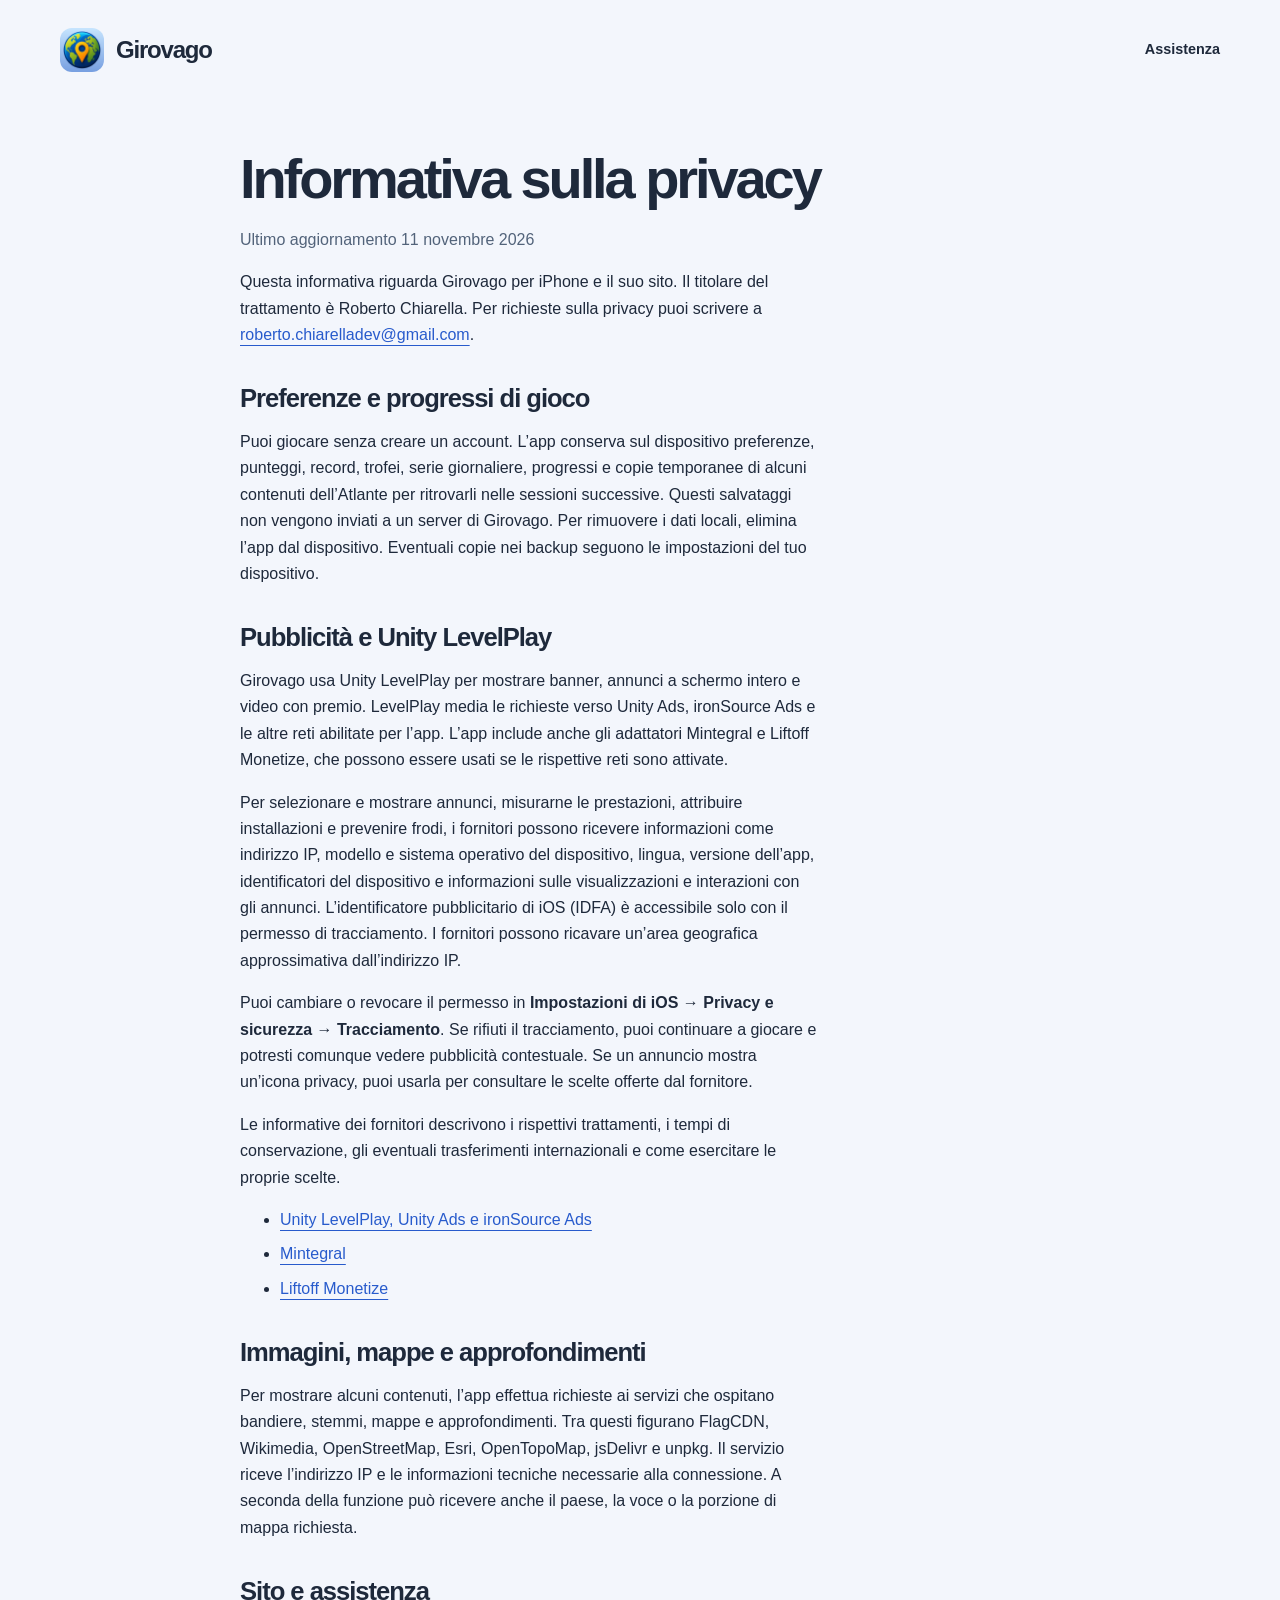
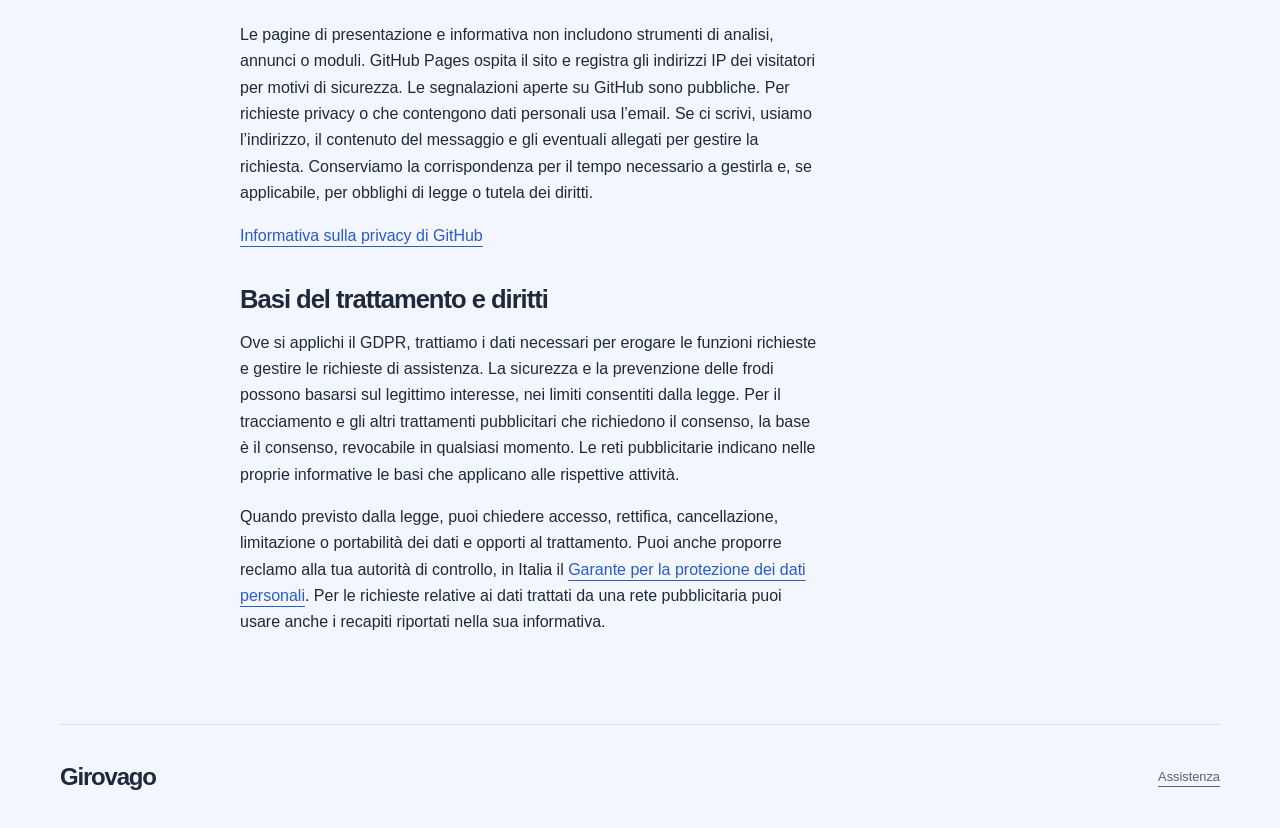
<file: privacy/index.html>
<!doctype html>
<html lang="it">
<head>
  <meta charset="utf-8">
  <meta name="viewport" content="width=device-width, initial-scale=1">
  <meta name="description" content="Informativa sulla privacy dell’app Girovago per iPhone e del suo sito.">
  <title>Informativa sulla privacy · Girovago</title>
  <link rel="icon" href="../assets/icona.png">
  <link rel="stylesheet" href="../stile.css">
</head>
<body>
  <a class="salta" href="#contenuto">Vai al contenuto</a>
  <header class="testata cornice">
    <a class="marchio" href="../"><img src="../assets/icona.png" width="44" height="44" alt="">Girovago</a>
    <nav aria-label="Principale"><a href="../#assistenza">Assistenza</a></nav>
  </header>
  <main id="contenuto" class="cornice informativa">
    <h1>Informativa sulla privacy</h1>
    <p class="secondario">Ultimo aggiornamento <time datetime="2026-11-11">11 novembre 2026</time></p>
    <p>Questa informativa riguarda Girovago per iPhone e il suo sito. Il titolare del trattamento è Roberto Chiarella. Per richieste sulla privacy puoi scrivere a <a href="mailto:roberto.chiarelladev@gmail.com">roberto.chiarelladev@gmail.com</a>.</p>

    <h2>Preferenze e progressi di gioco</h2>
    <p>Puoi giocare senza creare un account. L’app conserva sul dispositivo preferenze, punteggi, record, trofei, serie giornaliere, progressi e copie temporanee di alcuni contenuti dell’Atlante per ritrovarli nelle sessioni successive. Questi salvataggi non vengono inviati a un server di Girovago. Per rimuovere i dati locali, elimina l’app dal dispositivo. Eventuali copie nei backup seguono le impostazioni del tuo dispositivo.</p>

    <h2>Pubblicità e Unity LevelPlay</h2>
    <p>Girovago usa Unity LevelPlay per mostrare banner, annunci a schermo intero e video con premio. LevelPlay media le richieste verso Unity Ads, ironSource Ads e le altre reti abilitate per l’app. L’app include anche gli adattatori Mintegral e Liftoff Monetize, che possono essere usati se le rispettive reti sono attivate.</p>
    <p>Per selezionare e mostrare annunci, misurarne le prestazioni, attribuire installazioni e prevenire frodi, i fornitori possono ricevere informazioni come indirizzo IP, modello e sistema operativo del dispositivo, lingua, versione dell’app, identificatori del dispositivo e informazioni sulle visualizzazioni e interazioni con gli annunci. L’identificatore pubblicitario di iOS (IDFA) è accessibile solo con il permesso di tracciamento. I fornitori possono ricavare un’area geografica approssimativa dall’indirizzo IP.</p>
    <p>Puoi cambiare o revocare il permesso in <strong>Impostazioni di iOS → Privacy e sicurezza → Tracciamento</strong>. Se rifiuti il tracciamento, puoi continuare a giocare e potresti comunque vedere pubblicità contestuale. Se un annuncio mostra un’icona privacy, puoi usarla per consultare le scelte offerte dal fornitore.</p>
    <p>Le informative dei fornitori descrivono i rispettivi trattamenti, i tempi di conservazione, gli eventuali trasferimenti internazionali e come esercitare le proprie scelte.</p>
    <ul>
      <li><a href="https://unity.com/legal/game-player-and-app-user-privacy-policy">Unity LevelPlay, Unity Ads e ironSource Ads</a></li>
      <li><a href="https://www.mintegral.com/en/privacy">Mintegral</a></li>
      <li><a href="https://liftoff.io/privacy-policy/">Liftoff Monetize</a></li>
    </ul>

    <h2>Immagini, mappe e approfondimenti</h2>
    <p>Per mostrare alcuni contenuti, l’app effettua richieste ai servizi che ospitano bandiere, stemmi, mappe e approfondimenti. Tra questi figurano FlagCDN, Wikimedia, OpenStreetMap, Esri, OpenTopoMap, jsDelivr e unpkg. Il servizio riceve l’indirizzo IP e le informazioni tecniche necessarie alla connessione. A seconda della funzione può ricevere anche il paese, la voce o la porzione di mappa richiesta.</p>

    <h2>Sito e assistenza</h2>
    <p>Le pagine di presentazione e informativa non includono strumenti di analisi, annunci o moduli. GitHub Pages ospita il sito e registra gli indirizzi IP dei visitatori per motivi di sicurezza. Le segnalazioni aperte su GitHub sono pubbliche. Per richieste privacy o che contengono dati personali usa l’email. Se ci scrivi, usiamo l’indirizzo, il contenuto del messaggio e gli eventuali allegati per gestire la richiesta. Conserviamo la corrispondenza per il tempo necessario a gestirla e, se applicabile, per obblighi di legge o tutela dei diritti.</p>
    <p><a href="https://docs.github.com/en/site-policy/privacy-policies/github-general-privacy-statement">Informativa sulla privacy di GitHub</a></p>

    <h2>Basi del trattamento e diritti</h2>
    <p>Ove si applichi il GDPR, trattiamo i dati necessari per erogare le funzioni richieste e gestire le richieste di assistenza. La sicurezza e la prevenzione delle frodi possono basarsi sul legittimo interesse, nei limiti consentiti dalla legge. Per il tracciamento e gli altri trattamenti pubblicitari che richiedono il consenso, la base è il consenso, revocabile in qualsiasi momento. Le reti pubblicitarie indicano nelle proprie informative le basi che applicano alle rispettive attività.</p>
    <p>Quando previsto dalla legge, puoi chiedere accesso, rettifica, cancellazione, limitazione o portabilità dei dati e opporti al trattamento. Puoi anche proporre reclamo alla tua autorità di controllo, in Italia il <a href="https://www.garanteprivacy.it/">Garante per la protezione dei dati personali</a>. Per le richieste relative ai dati trattati da una rete pubblicitaria puoi usare anche i recapiti riportati nella sua informativa.</p>
  </main>
  <footer class="cornice"><a class="marchio" href="../">Girovago</a><a href="../#assistenza">Assistenza</a></footer>
</body>
</html>
</file>
<file: stile.css>
:root{color-scheme:light dark;--bg:#F3F6FC;--card:#fff;--text:#1e293b;--muted:#52637a;--blue:#285bcc;--line:#d4deed;--tint:#e5edf9;--teal:#087a70;--gold:#86500b;--shadow:#c7d5eb;--display:'Avenir Next Rounded Pro','Trebuchet MS',sans-serif}*{box-sizing:border-box}html{scroll-behavior:smooth;scroll-padding-top:24px}body{margin:0;background:var(--bg);color:var(--text);font-family:'Avenir Next','Trebuchet MS',sans-serif;line-height:1.65}a{color:var(--blue);text-underline-offset:5px}a:hover{text-decoration-thickness:2px}button,summary{cursor:pointer;font:inherit}a:focus-visible,button:focus-visible,summary:focus-visible{outline:3px solid var(--blue);outline-offset:6px;border-radius:4px}img{max-width:100%;height:auto;display:block}h1,h2,h3,p,figure{margin:0}h1,h2,h3{font-family:var(--display);line-height:1.12;text-wrap:balance}h1{font-size:clamp(2.7rem,5.2vw,4.7rem);font-weight:850;letter-spacing:-.055em}h1 em{font-style:normal;color:var(--blue)}h2{font-size:clamp(2rem,3.5vw,3.2rem);letter-spacing:-.04em}h3{font-size:1.25rem;letter-spacing:-.02em}p{max-width:65ch}.cornice{width:min(1160px,calc(100% - 64px));margin-inline:auto}.testata{display:flex;align-items:center;gap:32px;min-height:100px;position:relative;z-index:5}.marchio{display:inline-flex;align-items:center;gap:12px;color:var(--text);font-size:1.5rem;font-weight:850;text-decoration:none;letter-spacing:-.05em}.marchio img{border-radius:12px}.testata>nav{display:flex;gap:28px;margin-left:auto;font-size:.9rem;font-weight:650}.testata nav a{color:var(--text);text-decoration:none}.languages{position:relative;font-size:.9rem}.languages summary{border:1px solid var(--line);border-radius:30px;padding:8px 16px;list-style:none}.languages summary::-webkit-details-marker{display:none}.languages nav{position:absolute;right:0;top:50px;padding:12px;min-width:160px;background:var(--card);border:1px solid var(--line);border-radius:16px;box-shadow:0 10px 30px #0002;display:grid;gap:4px}.languages nav a{padding:5px 12px}.languages a[aria-current]{background:var(--tint);border-radius:8px}.salta{position:fixed;top:-100px;left:20px;z-index:30;background:var(--card);padding:12px 20px}.salta:focus{top:12px}.hero{display:grid;grid-template-columns:1.12fr 1fr;align-items:center;gap:18px;padding-block:64px 88px}.eyebrow{color:var(--blue);font-size:.72rem;letter-spacing:.15em;font-weight:800;text-transform:uppercase;margin-bottom:24px}.intro{font-size:1.12rem;color:var(--muted);margin:26px 0;max-width:46ch}.download{display:flex;flex-direction:column;align-items:flex-start;gap:4px}.store{display:block;margin:14px;min-height:56px;color:var(--text)}.store img{width:auto;min-width:170px;height:56px;max-width:230px}.store-text{font-size:.88rem;font-weight:700;margin-left:14px}.platform{font-size:.8rem;color:var(--muted);margin-top:12px;margin-left:14px}.hero-art{position:relative;min-height:470px;display:grid;place-items:center}.orbit{position:absolute;width:95%;aspect-ratio:1;border:1px dashed #7696ca;border-radius:50%;background:radial-gradient(circle,var(--card) 0%,var(--tint) 70%);transform:rotate(-12deg)}.orbit:before{content:'';position:absolute;inset:22px;border:1px solid var(--line);border-radius:50%}.giro{position:relative;width:92%;z-index:1;animation:breathe 4s ease-in-out infinite;filter:drop-shadow(0 22px 12px #142e5020)}.floating{position:absolute;z-index:2;filter:drop-shadow(0 10px 8px #142e5020)}.souvenir-one{top:0;right:-8px;transform:rotate(13deg);width:125px}.souvenir-two{left:-15px;bottom:30px;transform:rotate(-12deg);width:140px}.travel-note{position:absolute;z-index:3;bottom:0;right:0;transform:rotate(-5deg);background:var(--card);border:1px solid var(--line);box-shadow:0 5px 0 var(--shadow);padding:12px 20px;border-radius:6px;font-size:.85rem;font-weight:700}.journey-strip{display:flex;align-items:center;justify-content:center;gap:clamp(24px,7vw,100px);padding:19px 20px;border-block:1px solid var(--line);font-size:.7rem;font-weight:800;letter-spacing:.15em;color:var(--muted);background:var(--card)}.section{padding-block:88px}.section-heading{max-width:740px;margin-bottom:40px}.section-heading .eyebrow{margin-bottom:16px}.section-heading>p:last-child{color:var(--muted);margin-top:22px;font-size:1.05rem}.modes{display:grid;grid-template-columns:repeat(3,1fr);gap:20px}.mode{background:var(--card);border:1px solid var(--line);border-bottom:5px solid var(--mode,var(--blue));border-radius:22px;padding:28px;position:relative}.number{font-family:Georgia,serif;font-size:2.6rem;line-height:1;color:var(--mode,var(--blue));display:block;margin-bottom:24px}.mode h3{margin-bottom:13px}.mode p{color:var(--muted);font-size:.95rem}.mode-1{--mode:#7542c2}.mode-2{--mode:#a45212}.mode-3{--mode:#ad3d70}.mode-4{--mode:#4651b8}.mode-5{--mode:#087a70}.collection{background:var(--tint);border-block:1px solid var(--line)}.souvenirs{display:grid;grid-template-columns:repeat(4,1fr);gap:22px}.souvenir{min-width:0}.souvenir-art{background:var(--card);border-radius:22px;padding:16px;aspect-ratio:1;display:grid;place-items:center;border:1px solid var(--line)}.souvenir img{width:100%;height:100%;object-fit:contain;transition:transform .25s}.souvenir:hover img{transform:translateY(-6px) rotate(-4deg)}.souvenir figcaption{padding:14px 4px 8px}.souvenir h3{font-size:1rem;margin-top:8px;line-height:1.4}.rarity{display:inline-block;font-size:.65rem;font-weight:800;letter-spacing:.06em;text-transform:uppercase;border:1px solid currentColor;padding:2px 9px;border-radius:30px;color:var(--muted)}.rarity-1{color:#7542c2}.rarity-2{color:var(--gold)}.daily{display:grid;grid-template-columns:230px 1fr;gap:56px;background:var(--card);border:1px solid var(--line);border-radius:28px;padding:48px;box-shadow:0 7px 0 var(--shadow)}.daily-number{display:flex;flex-direction:column;justify-content:center;align-items:center;font-size:6.5rem;font-weight:900;color:var(--blue);line-height:1;border-right:1px dashed var(--line)}.daily-number span{font-size:.8rem;letter-spacing:.35em;margin-top:16px}.daily p{color:var(--muted);margin-top:22px}.daily-tags{list-style:none;display:flex;flex-wrap:wrap;gap:8px;padding:0;margin:24px 0 0}.daily-tags li{padding:6px 12px;border-radius:30px;background:var(--tint);font-size:.75rem;font-weight:650}.screens{display:grid;grid-template-columns:repeat(4,1fr);gap:28px}.screens img{border-radius:24px;border:1px solid var(--line);box-shadow:0 12px 24px #15284312;width:100%}.screens figcaption{font-size:.8rem;color:var(--muted);margin-top:18px;text-align:center}.screens-note{font-size:.8rem;color:var(--muted);margin:30px auto 0;text-align:center}.final{background:var(--blue);color:#fff;text-align:center}.final h2{font-size:clamp(2.7rem,5vw,4.5rem)}.final p{margin:16px auto 24px;font-size:1.15rem}.final .download{align-items:center}.final .store-text{color:#fff;margin-left:0}.support{max-width:850px}.support h2{font-size:2rem}.support p{color:var(--muted);margin-top:20px}.support-links{display:flex;gap:24px;flex-wrap:wrap;margin-top:22px;font-size:.9rem}.support-links a{overflow-wrap:anywhere}footer{padding-block:32px;border-top:1px solid var(--line);display:flex;align-items:center;justify-content:space-between;gap:24px;font-size:.8rem}footer nav{display:flex;flex-wrap:wrap;gap:14px}footer a{color:var(--muted)}footer a[aria-current]{font-weight:bold;color:var(--text)}.language-suggestion{position:relative;margin:0 auto;padding:16px 56px 16px 24px;max-width:650px;background:var(--card);border:1px solid var(--blue);border-radius:16px;z-index:4}.language-suggestion a{font-weight:700}.language-suggestion button{position:absolute;right:12px;top:10px;width:36px;height:36px;border:0;border-radius:50%;background:var(--tint);color:var(--text)}[hidden]{display:none!important}body:has(.documento) main,.documento{max-width:800px;margin-inline:auto;padding:48px 0}.documento h1{font-size:3rem}.documento h2{font-size:1.65rem;margin:36px 0 14px}.documento p{margin-block:16px}.documento ul{padding-left:24px}
@keyframes breathe{0%,100%{transform:translateY(0) scale(1)}50%{transform:translateY(-8px) scale(1.015)}}
@media(prefers-color-scheme:dark){:root{--bg:#101827;--card:#1a2638;--text:#f0efff;--muted:#b5bfd1;--blue:#a1bfff;--line:#34445c;--tint:#202e45;--gold:#f2c46e;--shadow:#080f1c}.final{background:#234fae;color:#fff}.mode{--mode:#a1bfff}.mode-1,.rarity-1{--mode:#c5a6ff;color:#c5a6ff}.mode-2{--mode:#f2be8a}.mode-3{--mode:#f1a4c5}.mode-4{--mode:#b7bdfb}.mode-5{--mode:#7bd4c3}.mode h3{color:var(--text)}}
@media(min-width:1400px){.hero{padding-block:80px 100px}}
@media(max-width:900px){.testata>nav{gap:16px}.hero{padding-block:48px 64px;grid-template-columns:1.1fr 1fr}.hero-art{min-height:350px}.travel-note{font-size:.7rem;padding:8px 12px}.souvenir-one{width:90px}.souvenir-two{width:100px}.modes{grid-template-columns:repeat(2,1fr)}.daily{grid-template-columns:150px 1fr;padding:32px;gap:32px}.daily-number{font-size:5rem}.screens{gap:18px}.souvenirs{gap:16px}footer{flex-wrap:wrap}}
@media(max-width:640px){.cornice{width:calc(100% - 36px)}.testata{min-height:82px;gap:12px;justify-content:space-between}.marchio{font-size:1.25rem}.marchio img{width:36px;height:36px}.testata>nav{display:none}.hero{grid-template-columns:1fr;padding-block:28px 42px;gap:20px}.hero h1{font-size:2.75rem;max-width:14ch}.eyebrow{font-size:.62rem;margin-bottom:18px}.intro{font-size:1rem;margin:20px 0 10px}.hero-art{width:min(100%,360px);min-height:330px;margin:auto}.giro{max-height:340px;width:auto}.orbit{width:85%;max-width:320px}.souvenir-one{width:90px;top:10px;right:5px}.souvenir-two{width:100px;left:0;bottom:20px}.travel-note{bottom:4px;right:10px}.journey-strip{font-size:.55rem;letter-spacing:.09em;gap:16px;flex-wrap:wrap}.section{padding-block:54px}.section-heading{margin-bottom:28px}.modes{gap:12px}.mode{padding:20px 16px;border-radius:16px}.number{font-size:2rem;margin-bottom:18px}.mode h3{font-size:1.05rem;overflow-wrap:anywhere}.mode p{font-size:.85rem}.souvenirs{grid-template-columns:repeat(2,1fr);gap:18px 14px}.souvenir-art{padding:10px;border-radius:18px}.souvenir h3{font-size:.9rem}.rarity{font-size:.6rem}.daily{grid-template-columns:1fr;gap:24px;padding:28px}.daily-number{font-size:4rem;flex-direction:row;gap:16px;border-right:0;border-bottom:1px dashed var(--line);padding-bottom:22px}.daily-number span{margin:0}.screens{grid-template-columns:repeat(2,1fr);gap:26px 18px}.screens img{border-radius:18px}.screens figcaption{font-size:.75rem}.support-links{gap:16px}footer{align-items:flex-start;gap:24px}footer nav{order:3;width:100%;gap:10px 18px}.language-suggestion{margin-inline:18px}.documento h1{font-size:2.4rem}}
@media(prefers-reduced-motion:reduce){html{scroll-behavior:auto}*,*:before,*:after{animation:none!important;transition:none!important}}
/* La pagina privacy originale condivide il foglio di stile. */
.informativa{max-width:800px;padding-block:48px 72px}.informativa h1{font-size:clamp(2.2rem,5vw,3.5rem)}.informativa h2{font-size:1.6rem;margin:36px 0 14px}.informativa p{margin-block:16px}.informativa li{margin-block:8px}.secondario{color:var(--muted)}
.final-button{display:inline-flex;align-items:center;gap:16px;max-width:100%;padding:16px 24px;border-radius:16px;background:#fff;color:#234fae;font-weight:800;text-decoration:none;box-shadow:0 5px 0 #132f6d}.final-button:hover{transform:translateY(-2px)}.final a:focus-visible{outline-color:#fff}
</file>
